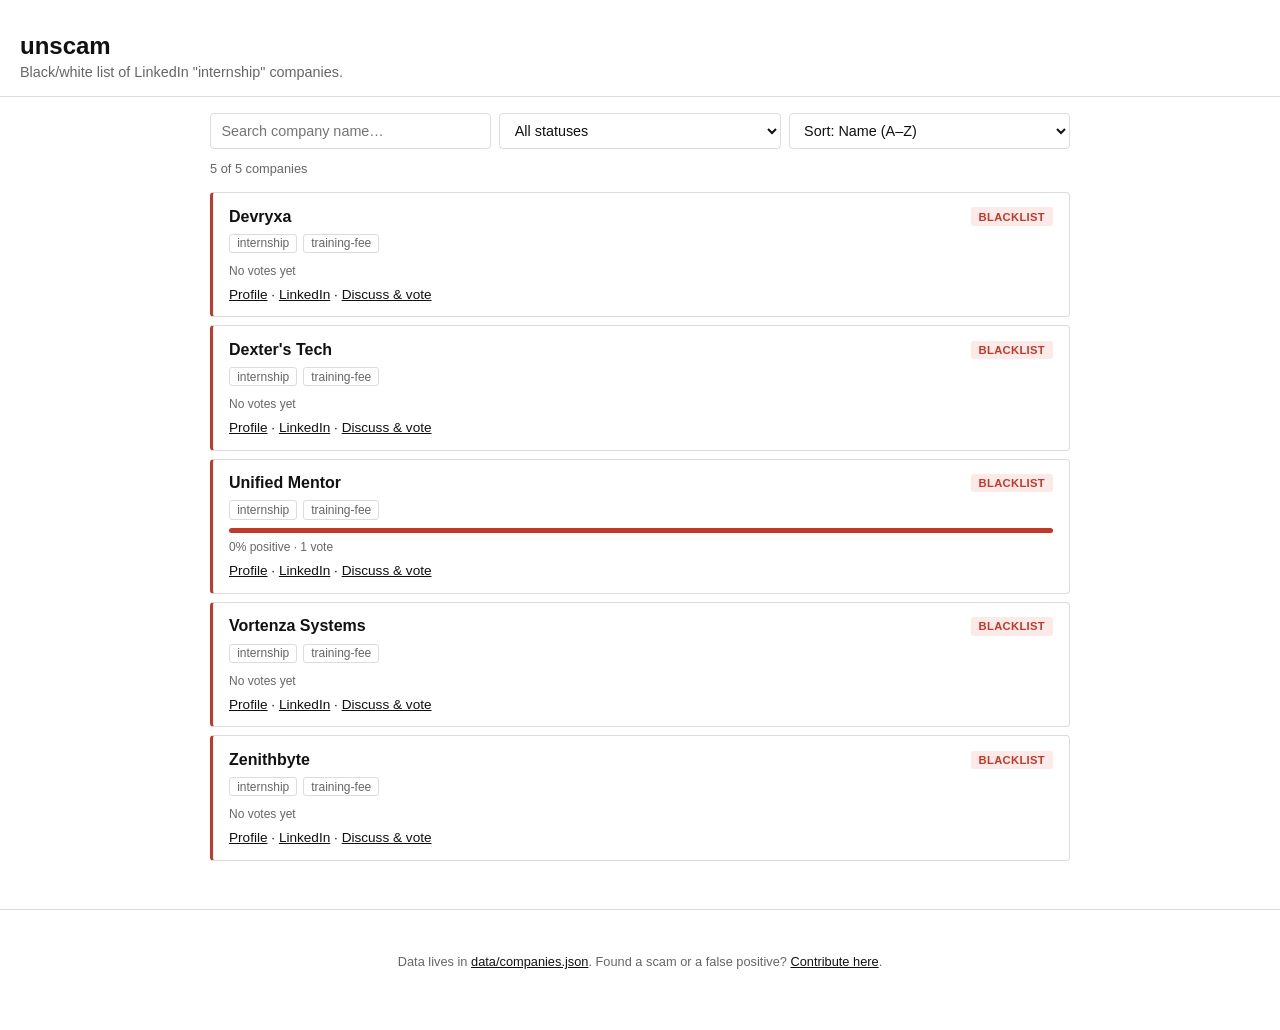
<file: index.html>
<!doctype html>
<html lang="en">
<head>
  <meta charset="UTF-8" />
  <meta name="viewport" content="width=device-width, initial-scale=1.0" />
  <title>unscam - LinkedIn internship scam tracker</title>
  <link rel="stylesheet" href="assets/style.css" />
</head>
<body>
  <header>
    <h1>unscam</h1>
    <p>Black/white list of LinkedIn "internship" companies.</p>
  </header>

  <main>
    <div class="controls">
      <input id="search" type="search" placeholder="Search company name…" />
      <select id="status-filter">
        <option value="all">All statuses</option>
        <option value="blacklist">Blacklist</option>
        <option value="whitelist">Whitelist</option>
        <option value="pending">Pending</option>
      </select>
      <select id="sort-by">
        <option value="name">Sort: Name (A–Z)</option>
        <option value="date">Sort: Date added (newest)</option>
      </select>
    </div>

    <p id="count" class="count"></p>
    <div id="list" class="list"></div>
  </main>

  <footer>
    <p>
      Data lives in <a href="data/companies.json">data/companies.json</a>.
      Found a scam or a false positive?
      <a href="https://github.com/Un-scam/Un-scam.github.io/blob/main/CONTRIBUTING.md">Contribute here</a>.
    </p>
  </footer>

  <script src="assets/app.js"></script>
</body>
</html>
</file>
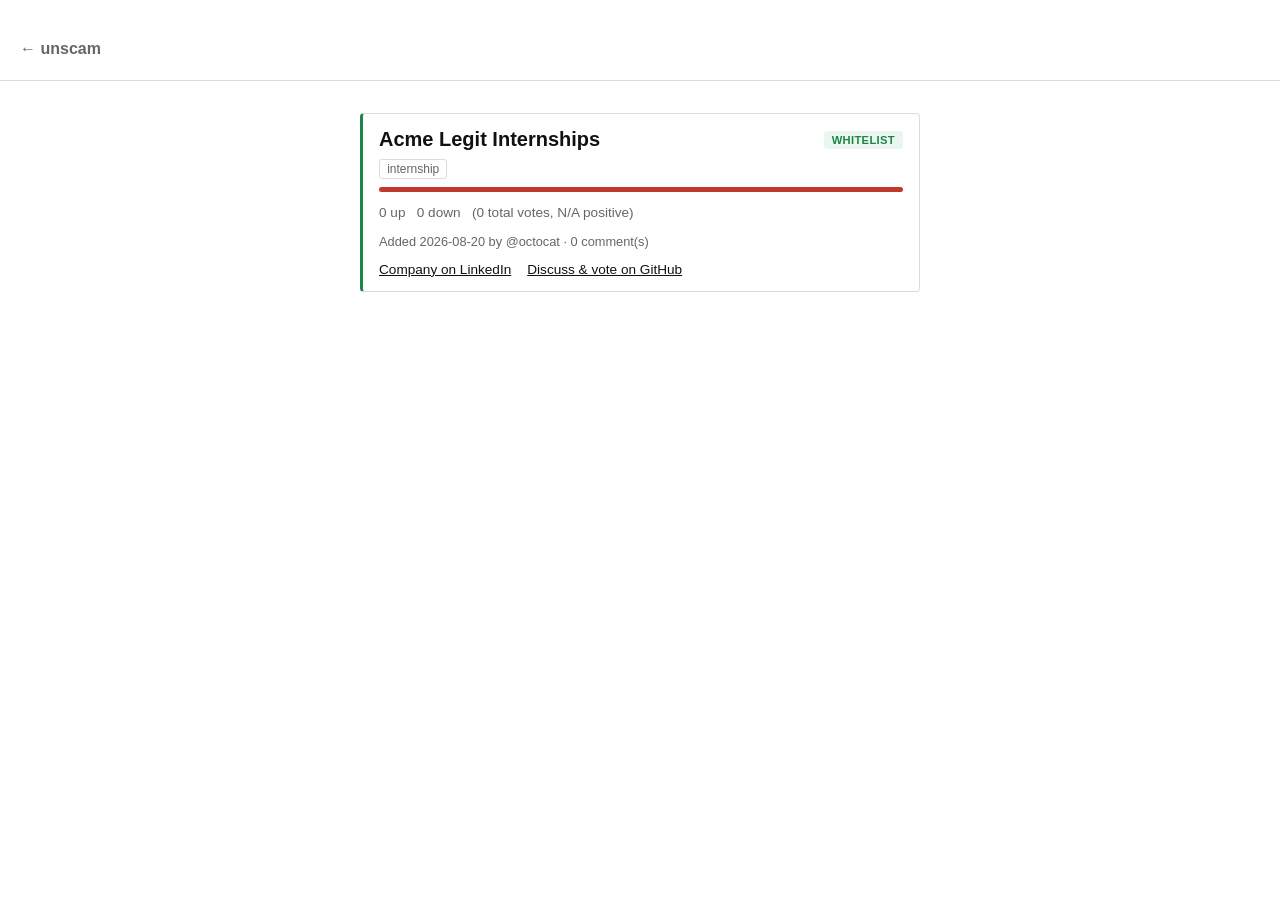
<file: companies/acme-legit-internships.html>
<!doctype html>
<html lang="en">
<head>
  <meta charset="UTF-8" />
  <meta name="viewport" content="width=device-width, initial-scale=1.0" />
  <title>Acme Legit Internships - unscam</title>
  <link rel="stylesheet" href="../assets/style.css" />
</head>
<body>
  <header>
    <h1><a href="../index.html" class="back-link">← unscam</a></h1>
  </header>

  <main class="profile">
    <article class="card status-whitelist profile-card">
      <div class="card-header">
        <h2>Acme Legit Internships</h2>
        <span class="badge badge-whitelist">Whitelist</span>
      </div>

      <div class="tags">
        <span class="tag">internship</span>
      </div>

      <div class="vote-bar" title="N/A positive / N/A negative">
        <div class="vote-bar-positive" style="width: 0%"></div>
      </div>
      <p class="vote-summary">
        0 up &nbsp; 0 down &nbsp; (0 total votes, N/A positive)
      </p>

      <p class="meta">
        Added 2026-08-20 by @octocat &middot; 0 comment(s)
      </p>

      <div class="card-footer profile-links">
        <a href="https://www.linkedin.com/company/acme-legit-internships" target="_blank" rel="noopener">Company on LinkedIn</a>
        <a href="https://github.com/Un-scam/Un-scam.github.io/issues/1" target="_blank" rel="noopener">Discuss &amp; vote on GitHub</a>
      </div>
    </article>
  </main>
</body>
</html>
</file>
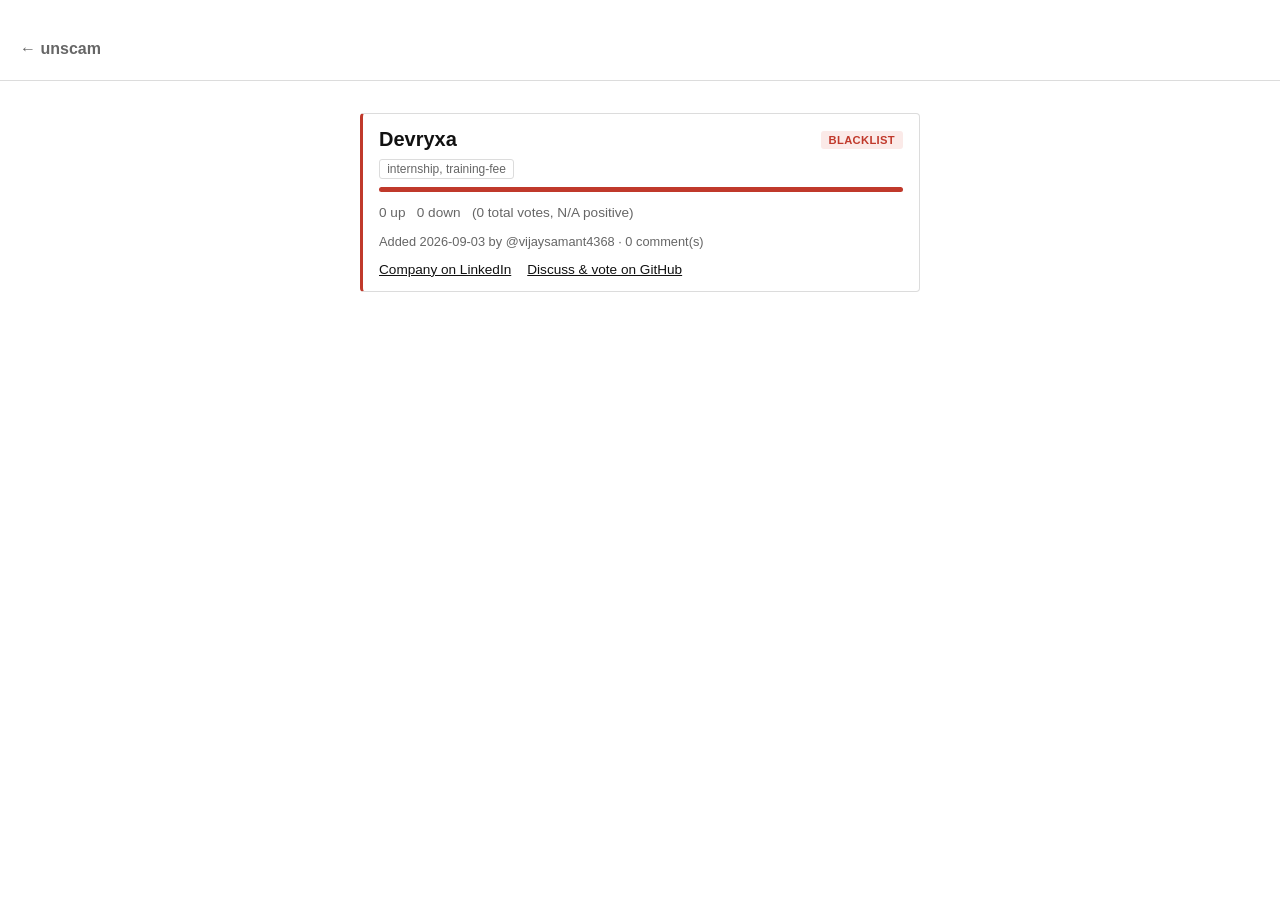
<file: companies/devryxa.html>
<!doctype html>
<html lang="en">
<head>
  <meta charset="UTF-8" />
  <meta name="viewport" content="width=device-width, initial-scale=1.0" />
  <title>Devryxa - unscam</title>
  <link rel="stylesheet" href="../assets/style.css" />
</head>
<body>
  <header>
    <h1><a href="../index.html" class="back-link">← unscam</a></h1>
  </header>

  <main class="profile">
    <article class="card status-blacklist profile-card">
      <div class="card-header">
        <h2>Devryxa</h2>
        <span class="badge badge-blacklist">Blacklist</span>
      </div>

      <div class="tags">
        <span class="tag">internship, training-fee</span>
      </div>

      <div class="vote-bar" title="N/A positive / N/A negative">
        <div class="vote-bar-positive" style="width: 0%"></div>
      </div>
      <p class="vote-summary">
        0 up &nbsp; 0 down &nbsp; (0 total votes, N/A positive)
      </p>

      <p class="meta">
        Added 2026-09-03 by @vijaysamant4368 &middot; 0 comment(s)
      </p>

      <div class="card-footer profile-links">
        <a href="https://www.linkedin.com/company/devryxa" target="_blank" rel="noopener">Company on LinkedIn</a>
        <a href="https://github.com/Un-scam/Un-scam.github.io/issues/8" target="_blank" rel="noopener">Discuss &amp; vote on GitHub</a>
      </div>
    </article>
  </main>
</body>
</html>
</file>
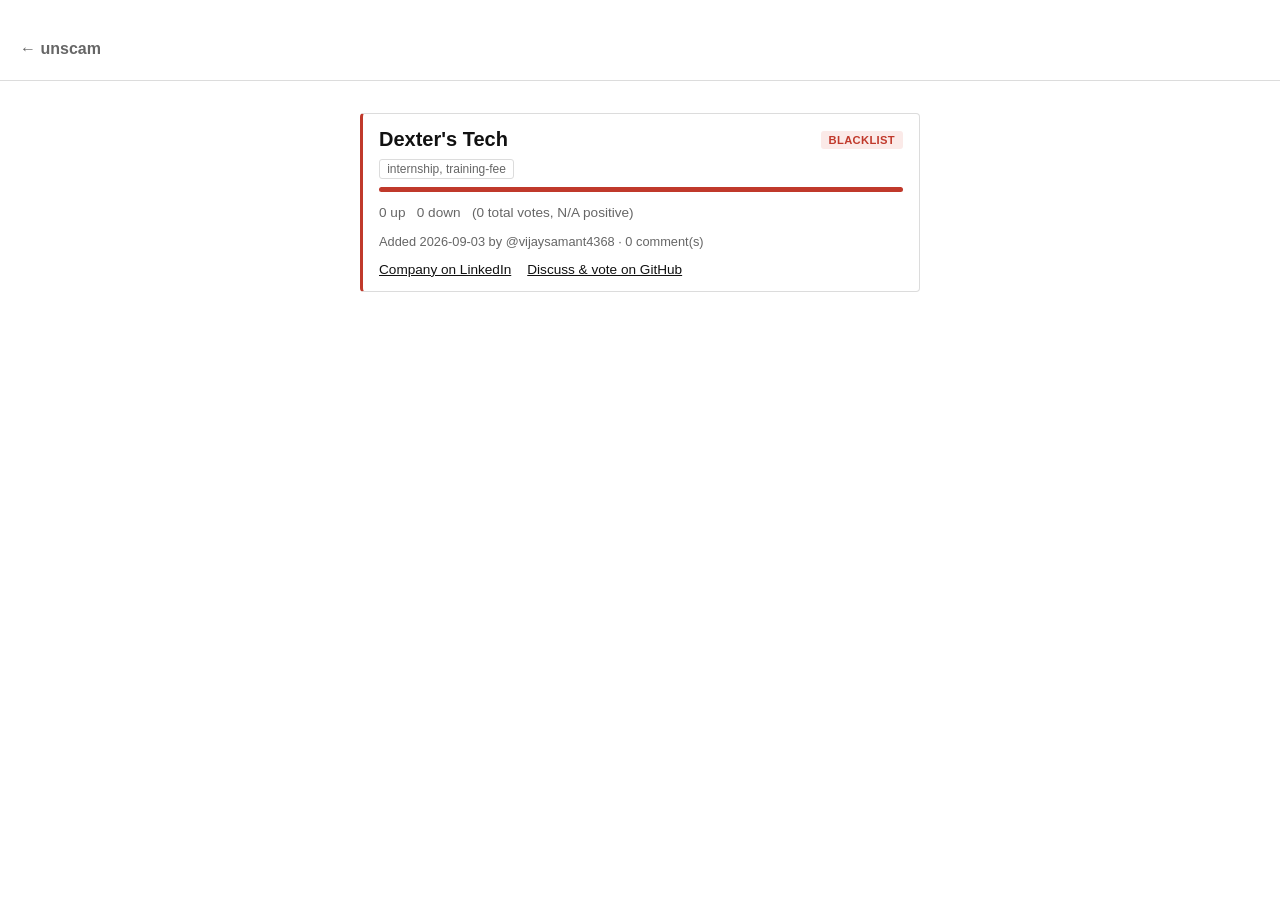
<file: companies/dexters-tech.html>
<!doctype html>
<html lang="en">
<head>
  <meta charset="UTF-8" />
  <meta name="viewport" content="width=device-width, initial-scale=1.0" />
  <title>Dexter's Tech - unscam</title>
  <link rel="stylesheet" href="../assets/style.css" />
</head>
<body>
  <header>
    <h1><a href="../index.html" class="back-link">← unscam</a></h1>
  </header>

  <main class="profile">
    <article class="card status-blacklist profile-card">
      <div class="card-header">
        <h2>Dexter's Tech</h2>
        <span class="badge badge-blacklist">Blacklist</span>
      </div>

      <div class="tags">
        <span class="tag">internship, training-fee</span>
      </div>

      <div class="vote-bar" title="N/A positive / N/A negative">
        <div class="vote-bar-positive" style="width: 0%"></div>
      </div>
      <p class="vote-summary">
        0 up &nbsp; 0 down &nbsp; (0 total votes, N/A positive)
      </p>

      <p class="meta">
        Added 2026-09-03 by @vijaysamant4368 &middot; 0 comment(s)
      </p>

      <div class="card-footer profile-links">
        <a href="https://www.linkedin.com/company/dexter-s-tech" target="_blank" rel="noopener">Company on LinkedIn</a>
        <a href="https://github.com/Un-scam/Un-scam.github.io/issues/10" target="_blank" rel="noopener">Discuss &amp; vote on GitHub</a>
      </div>
    </article>
  </main>
</body>
</html>
</file>
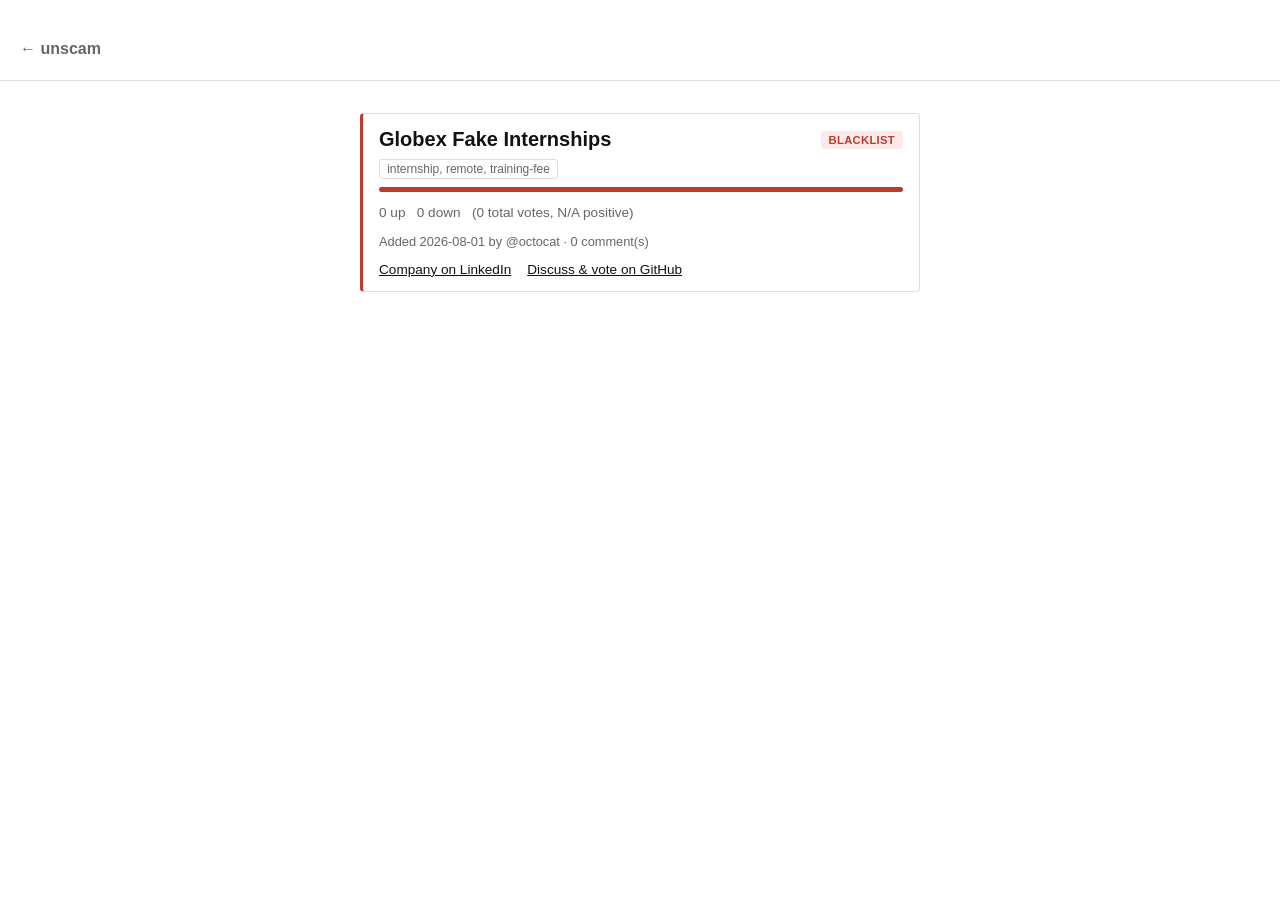
<file: companies/globex-fake-internships.html>
<!doctype html>
<html lang="en">
<head>
  <meta charset="UTF-8" />
  <meta name="viewport" content="width=device-width, initial-scale=1.0" />
  <title>Globex Fake Internships - unscam</title>
  <link rel="stylesheet" href="../assets/style.css" />
</head>
<body>
  <header>
    <h1><a href="../index.html" class="back-link">← unscam</a></h1>
  </header>

  <main class="profile">
    <article class="card status-blacklist profile-card">
      <div class="card-header">
        <h2>Globex Fake Internships</h2>
        <span class="badge badge-blacklist">Blacklist</span>
      </div>

      <div class="tags">
        <span class="tag">internship, remote, training-fee</span>
      </div>

      <div class="vote-bar" title="N/A positive / N/A negative">
        <div class="vote-bar-positive" style="width: 0%"></div>
      </div>
      <p class="vote-summary">
        0 up &nbsp; 0 down &nbsp; (0 total votes, N/A positive)
      </p>

      <p class="meta">
        Added 2026-08-01 by @octocat &middot; 0 comment(s)
      </p>

      <div class="card-footer profile-links">
        <a href="https://www.linkedin.com/company/globex-fake-internships" target="_blank" rel="noopener">Company on LinkedIn</a>
        <a href="https://github.com/Un-scam/Un-scam.github.io/issues/3" target="_blank" rel="noopener">Discuss &amp; vote on GitHub</a>
      </div>
    </article>
  </main>
</body>
</html>
</file>
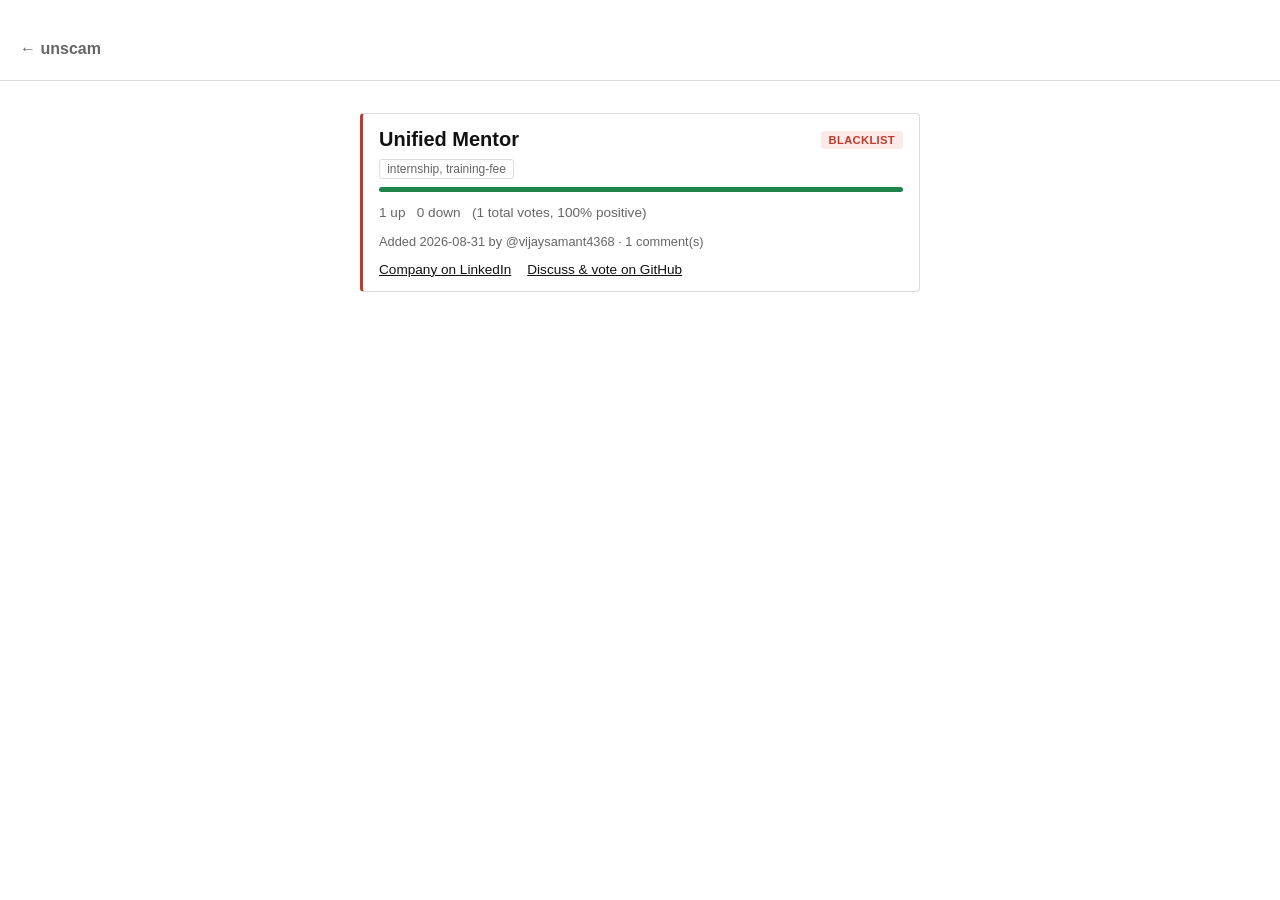
<file: companies/unified-mentor.html>
<!doctype html>
<html lang="en">
<head>
  <meta charset="UTF-8" />
  <meta name="viewport" content="width=device-width, initial-scale=1.0" />
  <title>Unified Mentor - unscam</title>
  <link rel="stylesheet" href="../assets/style.css" />
</head>
<body>
  <header>
    <h1><a href="../index.html" class="back-link">← unscam</a></h1>
  </header>

  <main class="profile">
    <article class="card status-blacklist profile-card">
      <div class="card-header">
        <h2>Unified Mentor</h2>
        <span class="badge badge-blacklist">Blacklist</span>
      </div>

      <div class="tags">
        <span class="tag">internship, training-fee</span>
      </div>

      <div class="vote-bar" title="100% positive / 0% negative">
        <div class="vote-bar-positive" style="width: 100%"></div>
      </div>
      <p class="vote-summary">
        1 up &nbsp; 0 down &nbsp; (1 total votes, 100% positive)
      </p>

      <p class="meta">
        Added 2026-08-31 by @vijaysamant4368 &middot; 1 comment(s)
      </p>

      <div class="card-footer profile-links">
        <a href="https://www.linkedin.com/company/unifiedmentor" target="_blank" rel="noopener">Company on LinkedIn</a>
        <a href="https://github.com/Un-scam/Un-scam.github.io/issues/5" target="_blank" rel="noopener">Discuss &amp; vote on GitHub</a>
      </div>
    </article>
  </main>
</body>
</html>
</file>
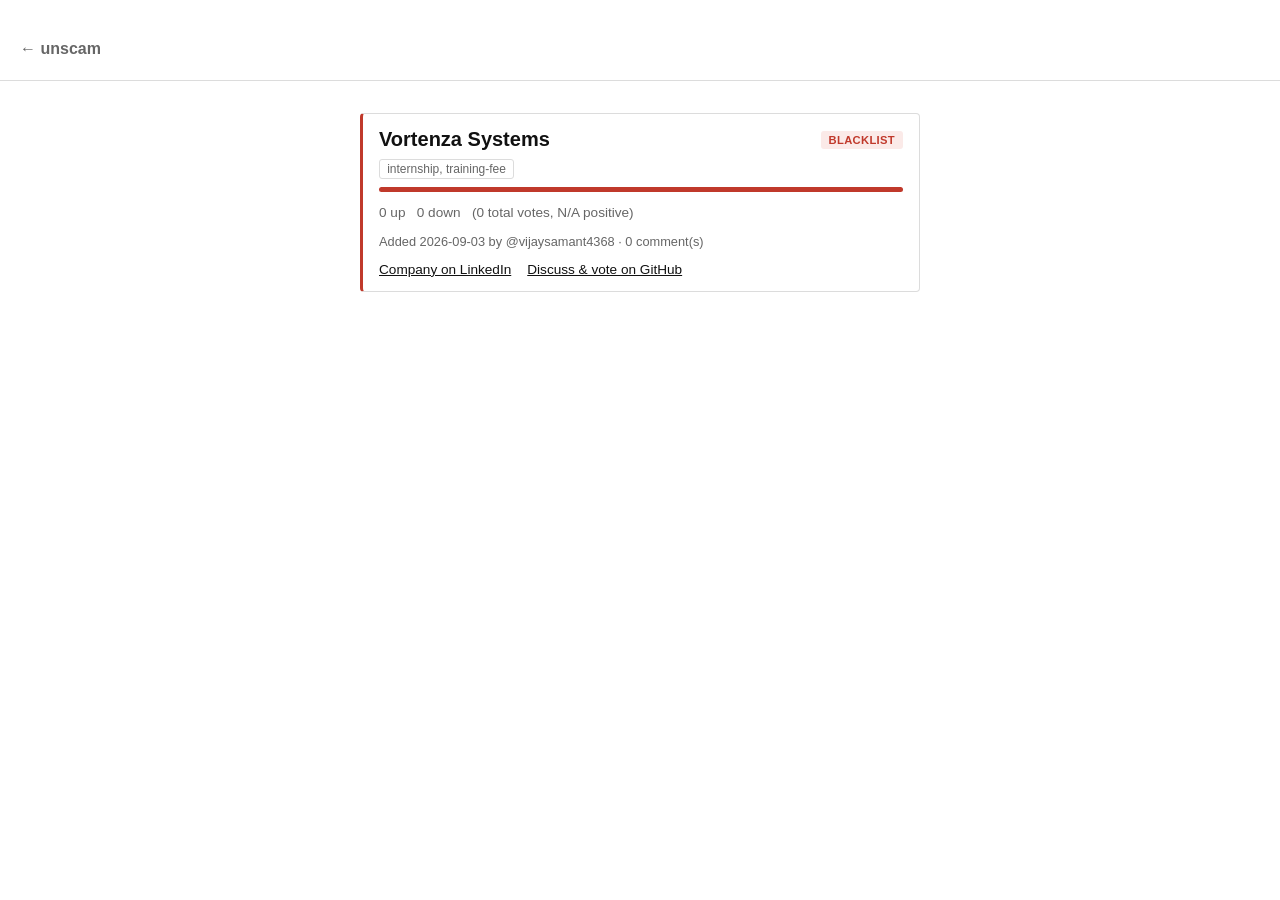
<file: companies/vortenza-systems.html>
<!doctype html>
<html lang="en">
<head>
  <meta charset="UTF-8" />
  <meta name="viewport" content="width=device-width, initial-scale=1.0" />
  <title>Vortenza Systems - unscam</title>
  <link rel="stylesheet" href="../assets/style.css" />
</head>
<body>
  <header>
    <h1><a href="../index.html" class="back-link">← unscam</a></h1>
  </header>

  <main class="profile">
    <article class="card status-blacklist profile-card">
      <div class="card-header">
        <h2>Vortenza Systems</h2>
        <span class="badge badge-blacklist">Blacklist</span>
      </div>

      <div class="tags">
        <span class="tag">internship, training-fee</span>
      </div>

      <div class="vote-bar" title="N/A positive / N/A negative">
        <div class="vote-bar-positive" style="width: 0%"></div>
      </div>
      <p class="vote-summary">
        0 up &nbsp; 0 down &nbsp; (0 total votes, N/A positive)
      </p>

      <p class="meta">
        Added 2026-09-03 by @vijaysamant4368 &middot; 0 comment(s)
      </p>

      <div class="card-footer profile-links">
        <a href="https://www.linkedin.com/company/vortenza-systems" target="_blank" rel="noopener">Company on LinkedIn</a>
        <a href="https://github.com/Un-scam/Un-scam.github.io/issues/9" target="_blank" rel="noopener">Discuss &amp; vote on GitHub</a>
      </div>
    </article>
  </main>
</body>
</html>
</file>
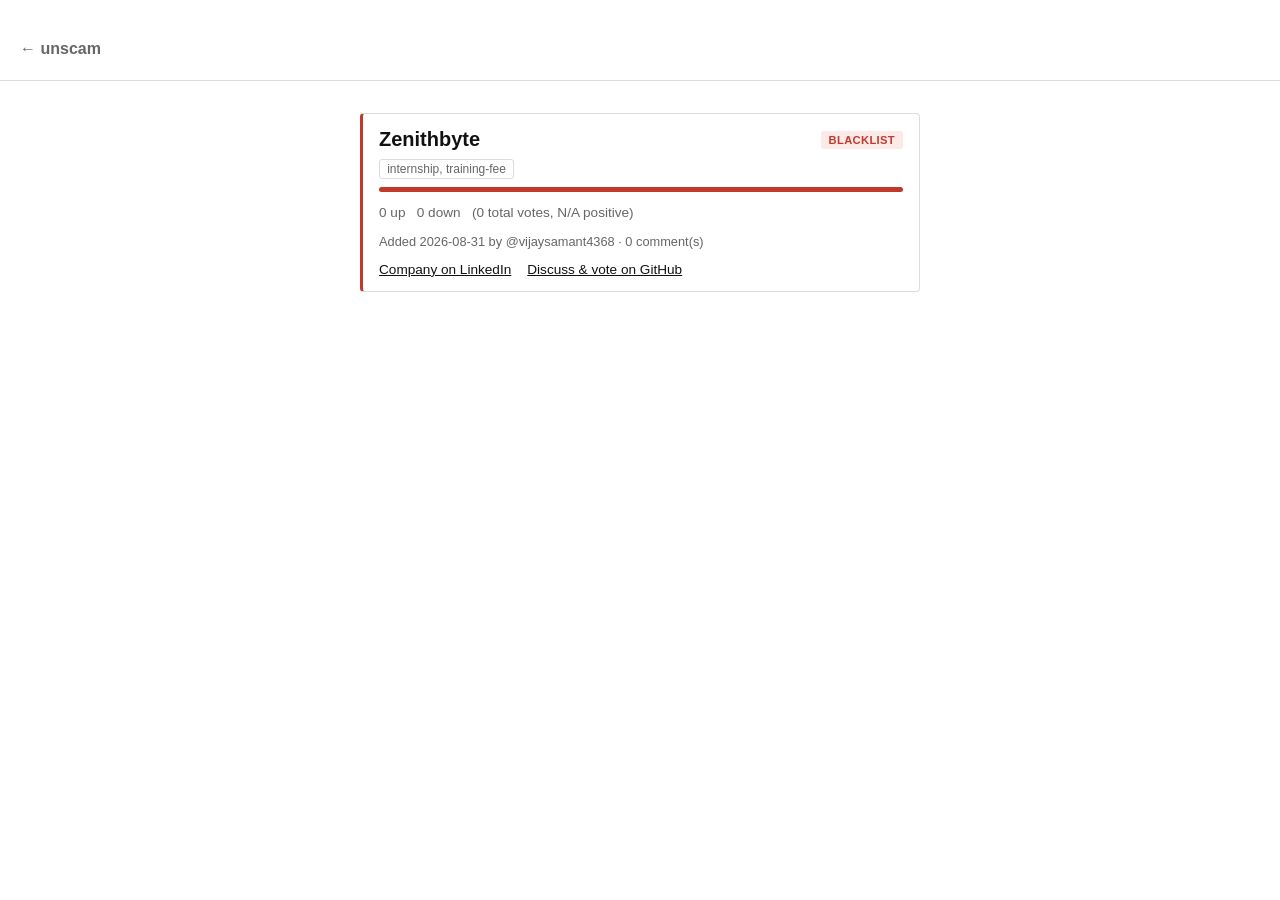
<file: companies/zenithbyte.html>
<!doctype html>
<html lang="en">
<head>
  <meta charset="UTF-8" />
  <meta name="viewport" content="width=device-width, initial-scale=1.0" />
  <title>Zenithbyte - unscam</title>
  <link rel="stylesheet" href="../assets/style.css" />
</head>
<body>
  <header>
    <h1><a href="../index.html" class="back-link">← unscam</a></h1>
  </header>

  <main class="profile">
    <article class="card status-blacklist profile-card">
      <div class="card-header">
        <h2>Zenithbyte</h2>
        <span class="badge badge-blacklist">Blacklist</span>
      </div>

      <div class="tags">
        <span class="tag">internship, training-fee</span>
      </div>

      <div class="vote-bar" title="N/A positive / N/A negative">
        <div class="vote-bar-positive" style="width: 0%"></div>
      </div>
      <p class="vote-summary">
        0 up &nbsp; 0 down &nbsp; (0 total votes, N/A positive)
      </p>

      <p class="meta">
        Added 2026-08-31 by @vijaysamant4368 &middot; 0 comment(s)
      </p>

      <div class="card-footer profile-links">
        <a href="https://www.linkedin.com/company/zenith-byte" target="_blank" rel="noopener">Company on LinkedIn</a>
        <a href="https://github.com/Un-scam/Un-scam.github.io/issues/6" target="_blank" rel="noopener">Discuss &amp; vote on GitHub</a>
      </div>
    </article>
  </main>
</body>
</html>
</file>
<file: assets/style.css>
:root {
  --bg: #ffffff;
  --surface: #ffffff;
  --border: #dcdcdc;
  --text: #111111;
  --text-dim: #666666;
  --red: #c0392b;
  --red-bg: #fbeae8;
  --green: #1e8449;
  --green-bg: #e9f7ef;
  --muted: #888888;
  --muted-bg: #f0f0f0;
}

@media (prefers-color-scheme: dark) {
  :root {
    --bg: #111111;
    --surface: #111111;
    --border: #333333;
    --text: #eeeeee;
    --text-dim: #999999;
    --red-bg: #3a1f1c;
    --green-bg: #14301f;
    --muted-bg: #262626;
  }
}

* {
  box-sizing: border-box;
}

body {
  margin: 0;
  font-family: -apple-system, BlinkMacSystemFont, "Segoe UI", Roboto, sans-serif;
  background: var(--bg);
  color: var(--text);
}

a {
  color: var(--text);
}

header {
  padding: 2rem 1.25rem 1rem;
  border-bottom: 1px solid var(--border);
}

header h1 {
  margin: 0 0 0.25rem;
  font-size: 1.5rem;
}

header p {
  margin: 0;
  color: var(--text-dim);
  font-size: 0.9rem;
}

main {
  max-width: 900px;
  margin: 0 auto;
  padding: 1rem 1.25rem 3rem;
}

.controls {
  display: flex;
  flex-wrap: wrap;
  gap: 0.5rem;
  margin-bottom: 0.75rem;
}

.controls input,
.controls select {
  flex: 1 1 200px;
  padding: 0.5rem 0.65rem;
  border-radius: 4px;
  border: 1px solid var(--border);
  background: var(--surface);
  color: var(--text);
  font-size: 0.9rem;
}

.count {
  color: var(--text-dim);
  font-size: 0.8rem;
  margin: 0 0 1rem;
}

.list {
  display: grid;
  gap: 0.5rem;
}

.card {
  background: var(--surface);
  border: 1px solid var(--border);
  border-left-width: 3px;
  border-radius: 4px;
  padding: 0.9rem 1rem;
}

.card.status-blacklist {
  border-left-color: var(--red);
}

.card.status-whitelist {
  border-left-color: var(--green);
}

.card.status-pending {
  border-left-color: var(--muted);
}

.card-header {
  display: flex;
  align-items: center;
  justify-content: space-between;
  gap: 0.75rem;
}

.card-header h2 {
  margin: 0;
  font-size: 1rem;
  font-weight: 600;
}

.badge {
  flex-shrink: 0;
  font-size: 0.7rem;
  font-weight: 600;
  text-transform: uppercase;
  letter-spacing: 0.03em;
  padding: 0.2rem 0.5rem;
  border-radius: 3px;
}

.badge-blacklist {
  background: var(--red-bg);
  color: var(--red);
}

.badge-whitelist {
  background: var(--green-bg);
  color: var(--green);
}

.badge-pending {
  background: var(--muted-bg);
  color: var(--muted);
}

.tags {
  display: flex;
  flex-wrap: wrap;
  gap: 0.35rem;
  margin: 0.5rem 0;
}

.tag {
  font-size: 0.75rem;
  color: var(--text-dim);
  background: var(--bg);
  border: 1px solid var(--border);
  border-radius: 3px;
  padding: 0.1rem 0.45rem;
}

.card-footer {
  margin-top: 0.5rem;
  font-size: 0.85rem;
}

.card-footer a {
  text-decoration: underline;
}

.pending-link {
  color: var(--text-dim);
}

.votes {
  margin: 0.5rem 0;
}

.vote-bar {
  height: 5px;
  border-radius: 3px;
  background: var(--red);
  overflow: hidden;
  margin-bottom: 0.3rem;
}

.vote-bar-positive {
  height: 100%;
  background: var(--green);
}

.vote-summary-inline {
  font-size: 0.75rem;
  color: var(--text-dim);
}

.vote-summary {
  font-size: 0.85rem;
  color: var(--text-dim);
}

.meta {
  font-size: 0.8rem;
  color: var(--text-dim);
}

.profile {
  max-width: 600px;
  margin: 2rem auto;
  padding: 0 1.25rem;
}

.profile-card .card-header h2 {
  font-size: 1.25rem;
}

.profile-links {
  display: flex;
  gap: 1rem;
  flex-wrap: wrap;
}

.back-link {
  color: var(--text-dim);
  text-decoration: none;
  font-size: 1rem;
}

.back-link:hover {
  text-decoration: underline;
}

footer {
  text-align: center;
  padding: 2rem 1.25rem 3rem;
  color: var(--text-dim);
  font-size: 0.8rem;
  border-top: 1px solid var(--border);
}
</file>
